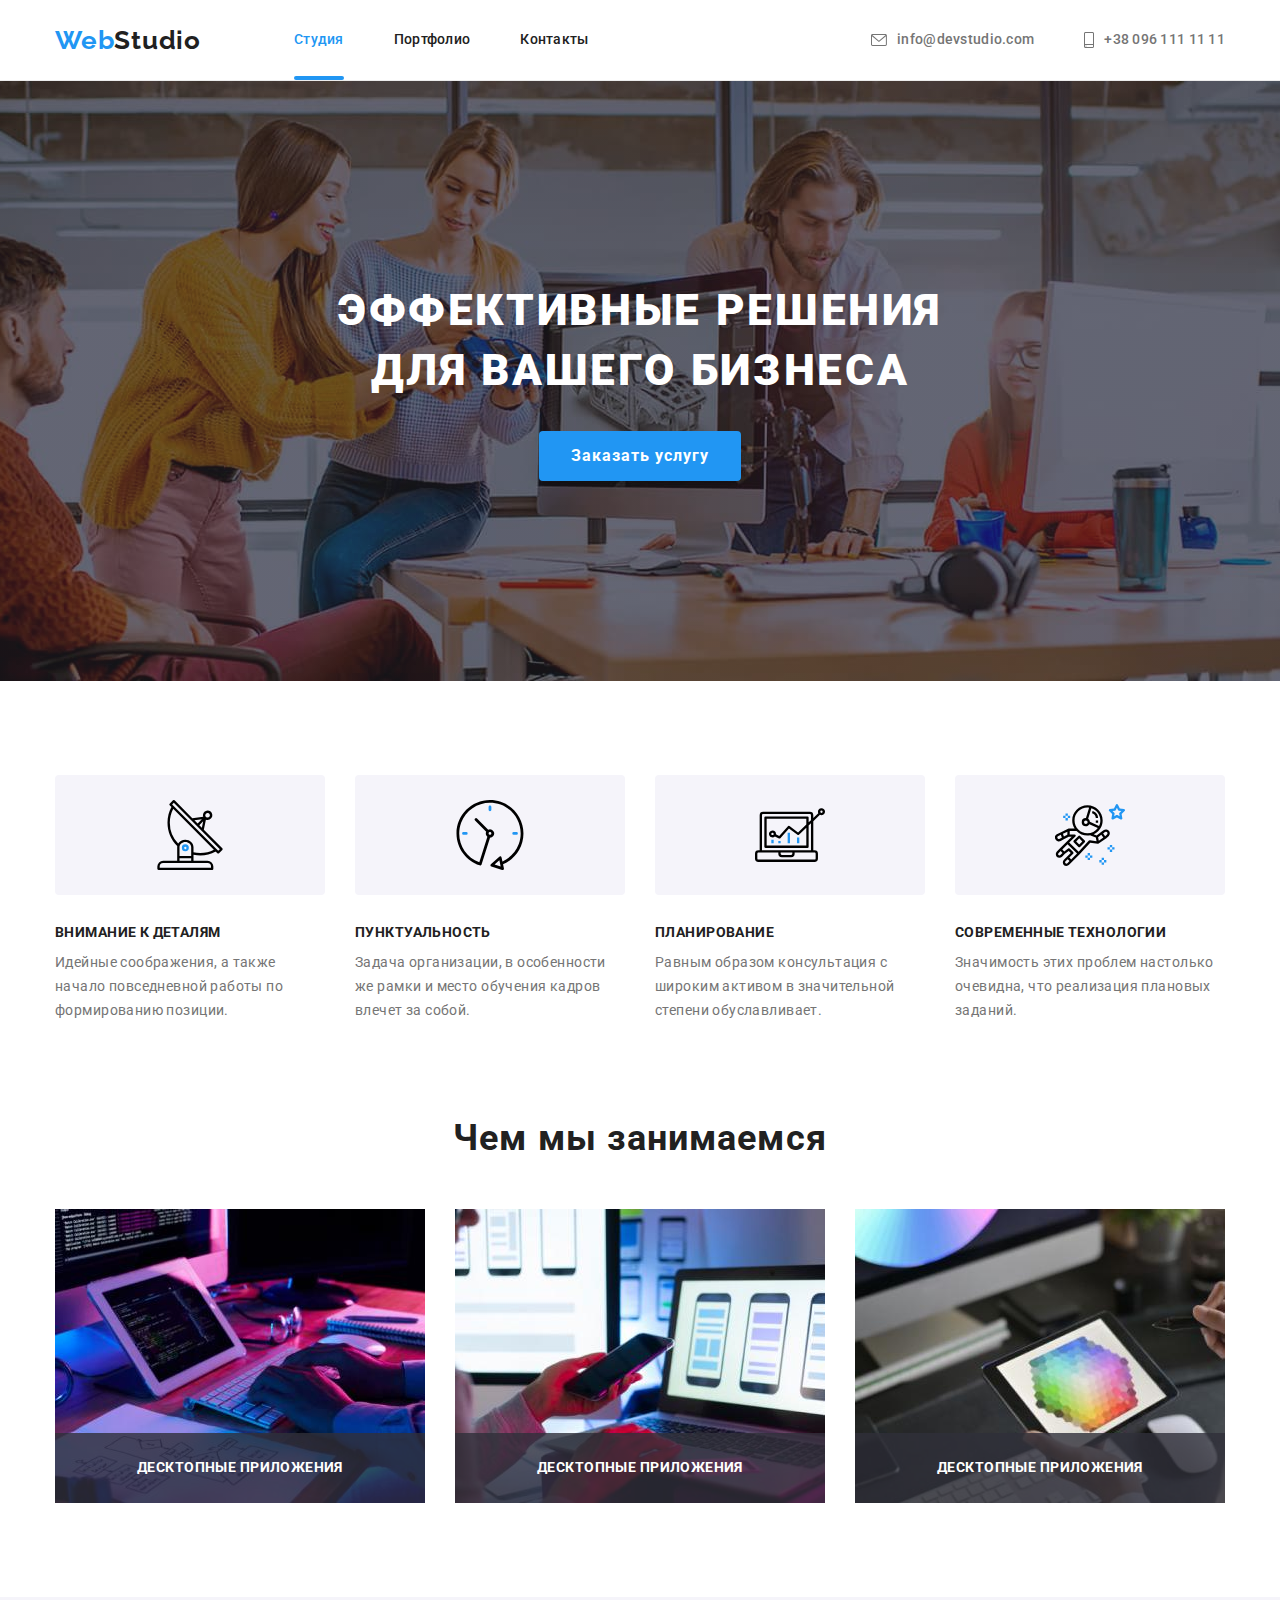
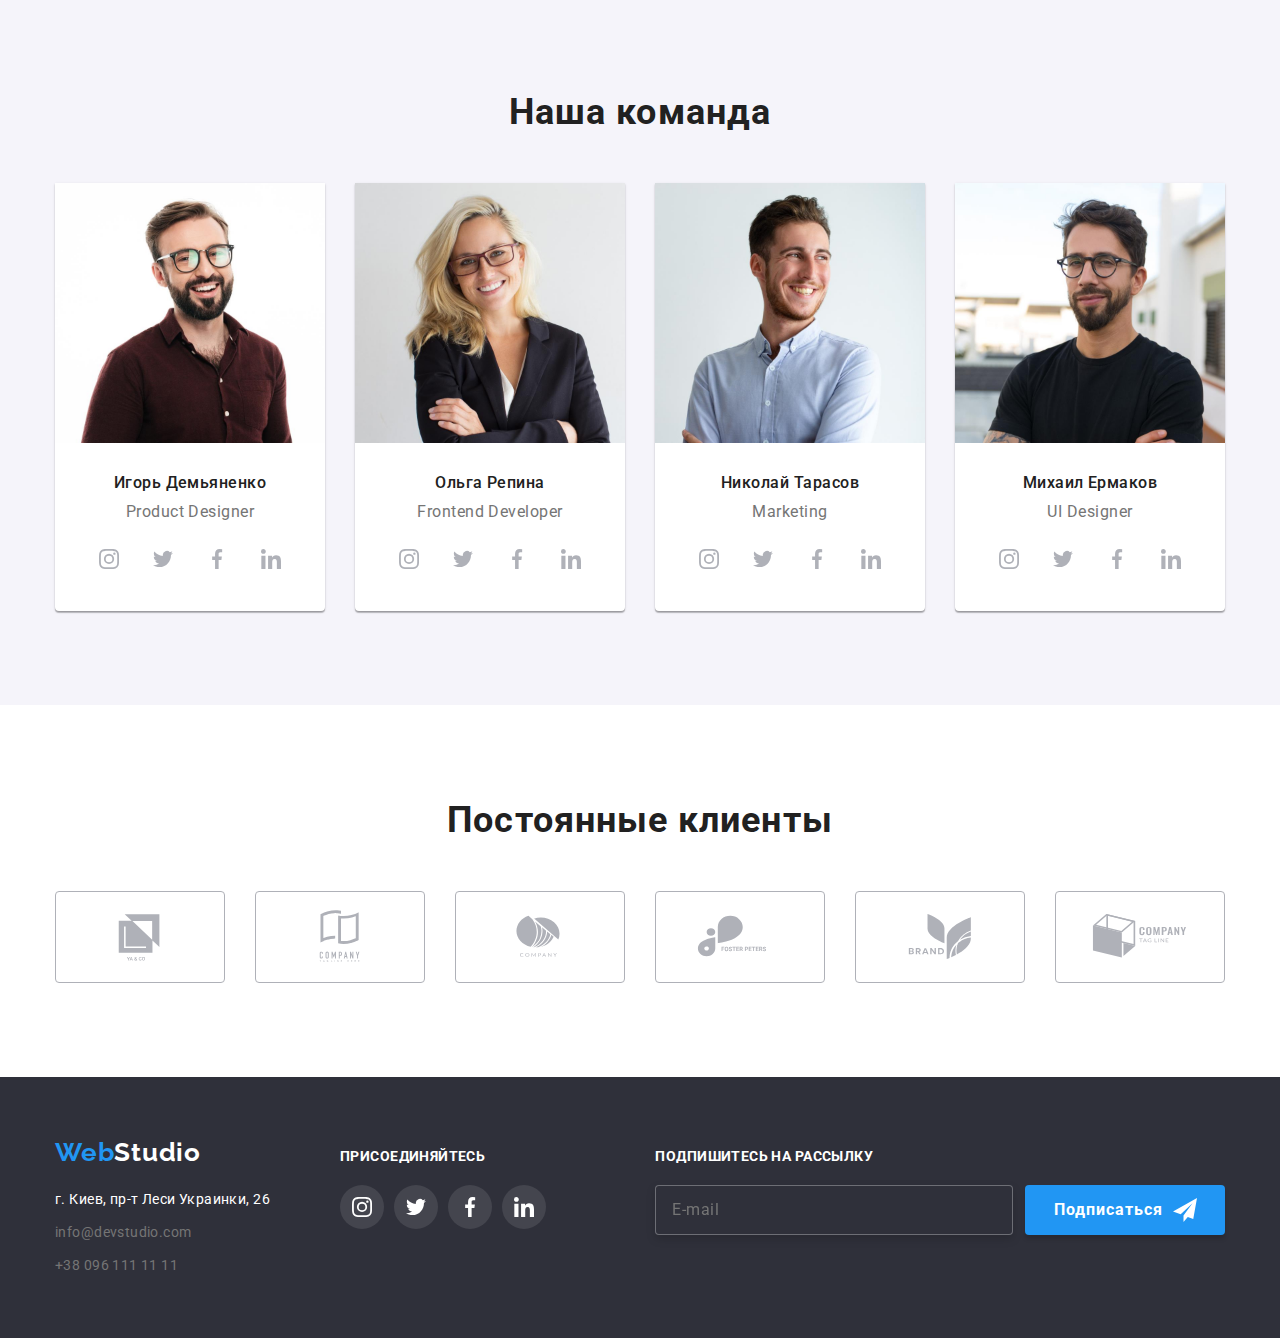
<file: index.html>
<!DOCTYPE html>
<html lang="ru">
  <head>
    <meta charset="UTF-8" />
    <meta http-equiv="X-UA-Compatible" content="IE=edge" />
    <meta name="viewport" content="width=device-width, initial-scale=1.0" />
    <title>Студия</title>
    <link rel="preconnect" href="https://fonts.googleapis.com" />
    <link rel="preconnect" href="https://fonts.gstatic.com" crossorigin />
    <link
      href="https://fonts.googleapis.com/css2?family=Raleway:wght@700&family=Roboto:wght@400;500;700;900&display=swap"
      rel="stylesheet"
    />
    <link rel="stylesheet" href="./css/modern-normalize.css" />
    <link rel="stylesheet" href="./css/styles.css" />
  </head>
  <body>
    <header class="header">
      <div class="container">
        <nav class="nav">
          <a href="/" lang="en" class="link logo"><span>Web</span>Studio</a>
          <ul class="nav-list list">
            <li class="item active">
              <a href="./index.html" class="link">Студия</a>
            </li>
            <li class="item">
              <a href="./portfolio.html" class="link">Портфолио</a>
            </li>
            <li class="item"><a href="" class="link">Контакты</a></li>
          </ul>
        </nav>
        <ul class="contacts-list list">
          <li class="item">
            <a href="mailto:info@devstudio.com" class="link mail">
              <svg class="icon icon-envelope" width="16" height="12">
                <use href="./images/icons.svg#icon-envelope"></use></svg
              >info@devstudio.com</a
            >
          </li>
          <li class="item">
            <a href="tel:+380961111111" class="link tel">
              <svg class="icon icon-smartphone" width="10" height="16">
                <use href="./images/icons.svg#icon-smartphone"></use></svg
              >+38 096 111 11 11</a
            >
          </li>
        </ul>
      </div>
    </header>
    <main class="index">
      <section class="section hero">
        <div class="container">
          <h1 class="hero-title title">
            Эффективные решения для вашего бизнеса
          </h1>
          <button type="button" class="hero-btn btn" data-modal-open>
            Заказать услугу
          </button>
          <div class="backdrop is-hidden" data-modal>
            <div class="modal">
              <button class="button-close" data-modal-close>
                <svg class="icon-close">
                  <use href="./images/icons.svg#icon-close"></use>
                </svg>
              </button>
              <form class="modal-form">
                <p class="modal-form-title">
                  Оставьте свои данные, мы вам перезвоним
                </p>
                <ul class="modal-form-list">
                  <li class="modal-form-list-item">
                    <label for="person">Имя</label>
                    <input
                      type="text"
                      name="person"
                      class="person-input"
                      id="person"
                      placeholder=" "
                      autofocus
                    />
                    <svg class="icon icon-person">
                      <use href="./images/icons.svg#icon-form-person"></use>
                    </svg>
                  </li>
                  <li class="modal-form-list-item">
                    <label for="tel">Телефон</label>
                    <input type="tel" name="tel" class="tel-input" id="tel" />
                    <svg class="icon icon-tel">
                      <use href="./images/icons.svg#icon-form-phone"></use>
                    </svg>
                  </li>
                  <li class="modal-form-list-item">
                    <label for="mail">Почта</label>
                    <input
                      type="email"
                      name="mail"
                      class="mail-input"
                      id="mail"
                      placeholder=" "
                    />
                    <svg class="icon icon-mail">
                      <use href="./images/icons.svg#icon-form-mail"></use>
                    </svg>
                  </li>
                  <li class="modal-form-list-item">
                    <label for="comments">Комментарий</label>
                    <textarea
                      name="comments"
                      class="comments"
                      id="comments"
                      rows="8"
                      placeholder="Введите текст"
                    ></textarea>
                  </li>
                </ul>
                <label class="agreement">
                  <input
                    type="checkbox"
                    name="agreement"
                    class="agreement-input"
                  />
                  <span class="icon-check"></span>
                  Соглашаюсь с рассылкой и принимаю<a
                    class="agreement-link"
                    href=""
                    >Условия договора</a
                  >
                </label>

                <button type="submit" class="btn modal-btn">Отправить</button>
              </form>
            </div>
          </div>
        </div>
      </section>
      <section class="section features">
        <div class="container">
          <h2 class="title visually-hidden">Преимущества</h2>
          <ul class="features-list list">
            <li class="features-list-item">
              <div class="thumb">
                <svg class="icon">
                  <use href="./images/icons.svg#icon-antenna"></use>
                </svg>
              </div>
              <h3 class="title">Внимание к деталям</h3>
              <p class="text">
                Идейные соображения, а также начало повседневной работы по
                формированию позиции.
              </p>
            </li>
            <li class="features-list-item">
              <div class="thumb">
                <svg class="icon">
                  <use href="./images/icons.svg#icon-clock"></use>
                </svg>
              </div>
              <h3 class="title">Пунктуальность</h3>
              <p class="text">
                Задача организации, в особенности же рамки и место обучения
                кадров влечет за собой.
              </p>
            </li>
            <li class="features-list-item">
              <div class="thumb">
                <svg class="icon">
                  <use href="./images/icons.svg#icon-diagram"></use>
                </svg>
              </div>
              <h3 class="title">Планирование</h3>
              <p class="text">
                Равным образом консультация с широким активом в значительной
                степени обуславливает.
              </p>
            </li>
            <li class="features-list-item">
              <div class="thumb">
                <svg class="icon">
                  <use href="./images/icons.svg#icon-astronaut"></use>
                </svg>
              </div>
              <h3 class="title">Современные технологии</h3>
              <p class="text">
                Значимость этих проблем настолько очевидна, что реализация
                плановых заданий.
              </p>
            </li>
          </ul>
        </div>
      </section>
      <section class="section we-doing">
        <div class="container">
          <h2 class="title">Чем мы занимаемся</h2>
          <ul class="we-doing-list list">
            <li class="we-doing-list-item">
              <img
                src="images/index/what-we-do-01.jpg"
                alt="Верстаем"
                width="370"
              />
              <p class="label">Десктопные приложения</p>
            </li>
            <li class="we-doing-list-item">
              <img
                src="images/index/what-we-do-02.jpg"
                alt="Адаптируем сайт под разные устройства"
                width="370"
              />
              <p class="label">Десктопные приложения</p>
            </li>
            <li class="we-doing-list-item">
              <img
                src="images/index/what-we-do-03.jpg"
                alt="Прорабатываем уникальный дизайн"
                width="370"
              />
              <p class="label">Десктопные приложения</p>
            </li>
          </ul>
        </div>
      </section>
      <section class="section team">
        <div class="container">
          <h2 class="title">Наша команда</h2>
          <ul class="team-list list">
            <li class="team-list-item">
              <img
                src="images/index/igor.jpg"
                alt="Игорь Демьяненко"
                width="270"
              />
              <h3 class="title">Игорь Демьяненко</h3>
              <p class="position" lang="en">Product Designer</p>
              <ul class="social-list">
                <li class="social-list-item">
                  <a class="social-link" href=""
                    ><svg class="icon instagram">
                      <use href="./images/icons.svg#icon-instagram"></use></svg
                  ></a>
                </li>
                <li class="social-list-item">
                  <a class="social-link" href=""
                    ><svg class="icon twitter">
                      <use href="./images/icons.svg#icon-twitter"></use></svg
                  ></a>
                </li>
                <li class="social-list-item">
                  <a class="social-link" href=""
                    ><svg class="icon facebook">
                      <use href="./images/icons.svg#icon-facebook"></use></svg
                  ></a>
                </li>
                <li class="social-list-item">
                  <a class="social-link" href=""
                    ><svg class="icon linkedin">
                      <use href="./images/icons.svg#icon-linkedin"></use></svg
                  ></a>
                </li>
              </ul>
            </li>
            <li class="team-list-item">
              <img src="images/index/olga.jpg" alt="Ольга Репина" width="270" />
              <h3 class="title">Ольга Репина</h3>
              <p class="position" lang="en">Frontend Developer</p>
              <ul class="social-list">
                <li class="social-list-item">
                  <a class="social-link" href=""
                    ><svg class="icon instagram">
                      <use href="./images/icons.svg#icon-instagram"></use></svg
                  ></a>
                </li>
                <li class="social-list-item">
                  <a class="social-link" href=""
                    ><svg class="icon twitter">
                      <use href="./images/icons.svg#icon-twitter"></use></svg
                  ></a>
                </li>
                <li class="social-list-item">
                  <a class="social-link" href=""
                    ><svg class="icon facebook">
                      <use href="./images/icons.svg#icon-facebook"></use></svg
                  ></a>
                </li>
                <li class="social-list-item">
                  <a class="social-link" href=""
                    ><svg class="icon linkedin">
                      <use href="./images/icons.svg#icon-linkedin"></use></svg
                  ></a>
                </li>
              </ul>
            </li>
            <li class="team-list-item">
              <img
                src="images/index/nikolay.jpg"
                alt="Николай Тарасов"
                width="270"
              />
              <h3 class="title">Николай Тарасов</h3>
              <p class="position" lang="en">Marketing</p>
              <ul class="social-list">
                <li class="social-list-item">
                  <a class="social-link" href=""
                    ><svg class="icon instagram">
                      <use href="./images/icons.svg#icon-instagram"></use></svg
                  ></a>
                </li>
                <li class="social-list-item">
                  <a class="social-link" href=""
                    ><svg class="icon twitter">
                      <use href="./images/icons.svg#icon-twitter"></use></svg
                  ></a>
                </li>
                <li class="social-list-item">
                  <a class="social-link" href=""
                    ><svg class="icon facebook">
                      <use href="./images/icons.svg#icon-facebook"></use></svg
                  ></a>
                </li>
                <li class="social-list-item">
                  <a class="social-link" href=""
                    ><svg class="icon linkedin">
                      <use href="./images/icons.svg#icon-linkedin"></use></svg
                  ></a>
                </li>
              </ul>
            </li>
            <li class="team-list-item">
              <img
                src="images/index/michael.jpg"
                alt="Михаил Ермаков"
                width="270"
              />
              <h3 class="title">Михаил Ермаков</h3>
              <p class="position" lang="en">UI Designer</p>
              <ul class="social-list">
                <li class="social-list-item">
                  <a class="social-link" href=""
                    ><svg class="icon instagram">
                      <use href="./images/icons.svg#icon-instagram"></use></svg
                  ></a>
                </li>
                <li class="social-list-item">
                  <a class="social-link" href=""
                    ><svg class="icon twitter">
                      <use href="./images/icons.svg#icon-twitter"></use></svg
                  ></a>
                </li>
                <li class="social-list-item">
                  <a class="social-link" href=""
                    ><svg class="icon facebook">
                      <use href="./images/icons.svg#icon-facebook"></use></svg
                  ></a>
                </li>
                <li class="social-list-item">
                  <a class="social-link" href=""
                    ><svg class="icon linkedin">
                      <use href="./images/icons.svg#icon-linkedin"></use></svg
                  ></a>
                </li>
              </ul>
            </li>
          </ul>
        </div>
      </section>
      <section class="section partners">
        <div class="container">
          <h2 class="title">Постоянные клиенты</h2>
          <ul class="partners-list list">
            <li class="partners-list-item">
              <a class="partner-link" href=""
                ><svg class="icon">
                  <use href="./images/icons.svg#icon-client1"></use></svg
              ></a>
            </li>
            <li class="partners-list-item">
              <a class="partner-link" href=""
                ><svg class="icon">
                  <use href="./images/icons.svg#icon-client2"></use></svg
              ></a>
            </li>
            <li class="partners-list-item">
              <a class="partner-link" href=""
                ><svg class="icon">
                  <use href="./images/icons.svg#icon-client3"></use></svg
              ></a>
            </li>
            <li class="partners-list-item">
              <a class="partner-link" href=""
                ><svg class="icon">
                  <use href="./images/icons.svg#icon-client4"></use></svg
              ></a>
            </li>
            <li class="partners-list-item">
              <a class="partner-link" href=""
                ><svg class="icon">
                  <use href="./images/icons.svg#icon-client5"></use></svg
              ></a>
            </li>
            <li class="partners-list-item">
              <a class="partner-link" href=""
                ><svg class="icon">
                  <use href="./images/icons.svg#icon-client6"></use></svg
              ></a>
            </li>
          </ul>
        </div>
      </section>
    </main>
    <footer class="footer">
      <div class="container">
        <div class="address-container">
          <a href="/" lang="en" class="link logo"><span>Web</span>Studio</a>
          <address class="address">
            <p class="location">г. Киев, пр-т Леси Украинки, 26</p>
            <ul class="contacts-list list">
              <li class="item">
                <a href="mailto:info@devstudio.com" class="link mail"
                  >info@devstudio.com</a
                >
              </li>
              <li class="item">
                <a href="tel:+380961111111" class="link tel"
                  >+38 096 111 11 11</a
                >
              </li>
            </ul>
          </address>
        </div>
        <div class="social-container">
          <p class="title">Присоединяйтесь</p>
          <ul class="social-list">
            <li class="social-list-item">
              <a class="social-link" href=""
                ><svg class="icon instagram">
                  <use href="./images/icons.svg#icon-instagram"></use></svg
              ></a>
            </li>
            <li class="social-list-item">
              <a class="social-link" href=""
                ><svg class="icon twitter">
                  <use href="./images/icons.svg#icon-twitter"></use></svg
              ></a>
            </li>
            <li class="social-list-item">
              <a class="social-link" href=""
                ><svg class="icon facebook">
                  <use href="./images/icons.svg#icon-facebook"></use></svg
              ></a>
            </li>
            <li class="social-list-item">
              <a class="social-link" href=""
                ><svg class="icon linkedin">
                  <use href="./images/icons.svg#icon-linkedin"></use></svg
              ></a>
            </li>
          </ul>
        </div>
        <div class="subscribe-container">
          <form class="form subscribe">
            <label for="subscribe-input" class="subscribe-label"
              >Подпишитесь на рассылку</label
            >
            <div class="subscribe-field">
              <input
                type="email"
                name="subscribe"
                id="subscribe-input"
                placeholder="E-mail"
                class="subscribe-input"
              />
              <button type="submit" class="btn subscribe-btn">
                Подписаться<svg class="icon-subscribe">
                  <use href="./images/icons.svg#icon-subscribe"></use>
                </svg>
              </button>
            </div>
          </form>
        </div>
      </div>
    </footer>
    <script src="./js/modal.js"></script>
  </body>
</html>
</file>
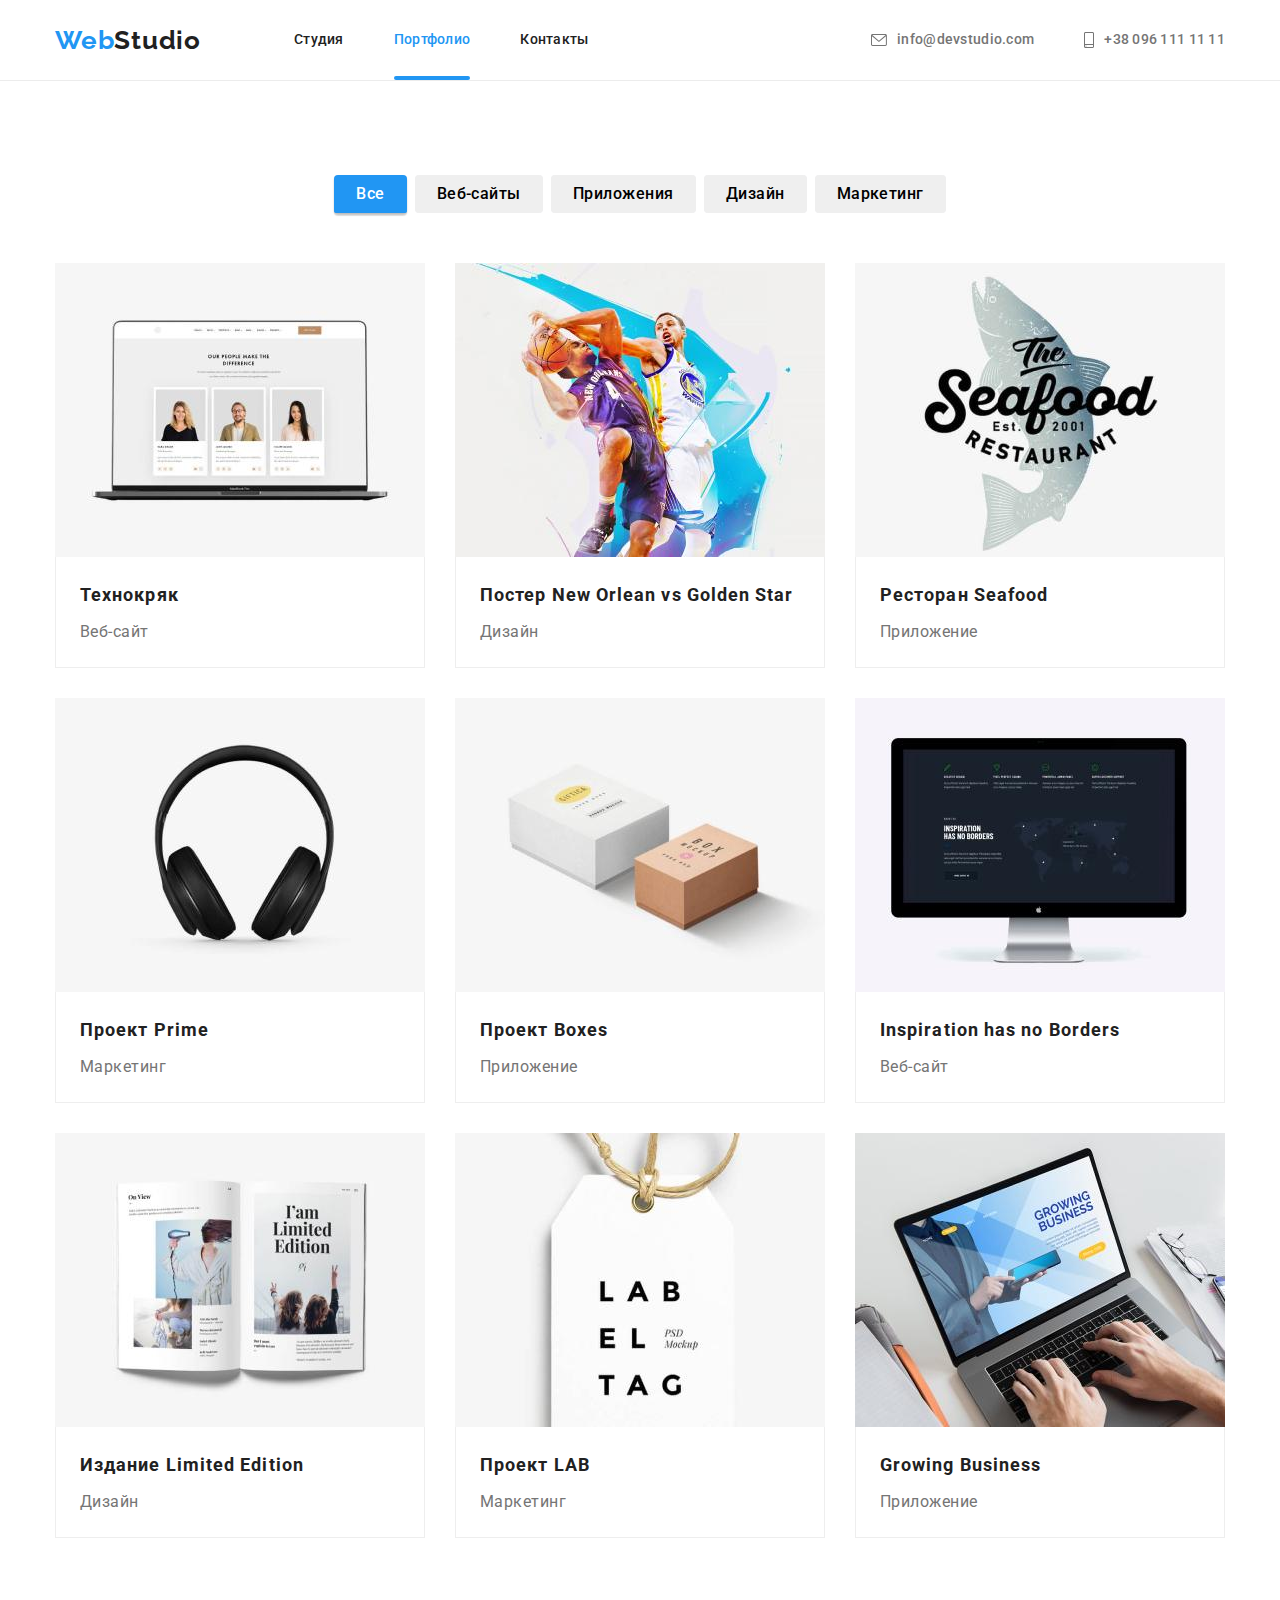
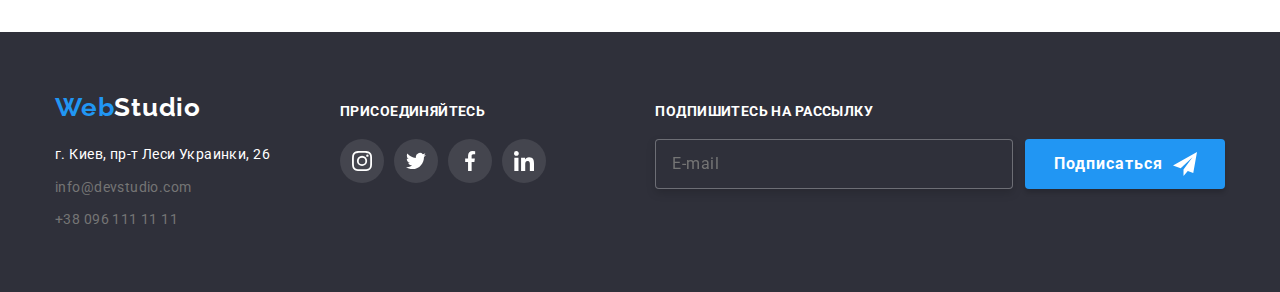
<file: portfolio.html>
<!DOCTYPE html>
<html lang="ru">
  <head>
    <meta charset="UTF-8" />
    <meta http-equiv="X-UA-Compatible" content="IE=edge" />
    <meta name="viewport" content="width=device-width, initial-scale=1.0" />
    <title>Портфолио</title>
    <link rel="preconnect" href="https://fonts.googleapis.com" />
    <link rel="preconnect" href="https://fonts.gstatic.com" crossorigin />
    <link
      href="https://fonts.googleapis.com/css2?family=Raleway:wght@700&family=Roboto:wght@400;500;700;900&display=swap"
      rel="stylesheet"
    />
    <link rel="stylesheet" href="./css/modern-normalize.css" />
    <link rel="stylesheet" href="./css/styles.css" />
  </head>
  <body>
    <header class="header">
      <div class="container">
        <nav class="nav">
          <a href="/" lang="en" class="link logo"><span>Web</span>Studio</a>
          <ul class="nav-list list">
            <li class="item">
              <a href="./index.html" class="link">Студия</a>
            </li>
            <li class="item active">
              <a href="./portfolio.html" class="link">Портфолио</a>
            </li>
            <li class="item"><a href="" class="link">Контакты</a></li>
          </ul>
        </nav>
        <ul class="contacts-list list">
          <li class="item">
            
            <a href="mailto:info@devstudio.com" class="link mail"
              ><svg class="icon icon-envelope" width=16 height=12>
              <use href=./images/icons.svg#icon-envelope></use>
            </svg>info@devstudio.com</a
            >
          </li>
          <li class="item">
             
            <a href="tel:+380961111111" class="link tel">
              <svg class="icon icon-smartphone" width=10 height=16>
              <use href=./images/icons.svg#icon-smartphone></use>
            </svg>+38 096 111 11 11</a>
          </li>
        </ul>
      </div>
    </header>
    <main class="portfolio">
      <section class="portfolio-section section">
        <div class="container">
          <h1 class="title visually-hidden">Наши работы</h1>
          <ul class="filter list">
            <li class="filter-item">
              <button type="button" class="btn active">Все</button>
            </li>
            <li class="filter-item">
              <button type="button" class="btn">Веб-сайты</button>
            </li>
            <li class="filter-item">
              <button type="button" class="btn">Приложения</button>
            </li>
            <li class="filter-item">
              <button type="button" class="btn">Дизайн</button>
            </li>
            <li class="filter-item">
              <button type="button" class="btn">Маркетинг</button>
            </li>
          </ul>
          <ul class="portfolio-projects-list list">
            <li class="project-item">
              <a class="wrap-link" href="">
                <div class="thumb"><img
                src="images/portfolio/technocrack.jpg"
                alt="Веб-сайт Технокряк"
                width="370"
              />
            <p class="project-item-description">Технокряк это современная площадка распространения коронавируса. Компании используют эту платформу для цифрового шпионажа и атак на защищённые сервера конкурентов.</p>
            </div>
              <div class="content">
                <h2 class="title">Технокряк</h2>
                <p class="project-type">Веб-сайт</p>
              </div>
            </a></li>
            <li class="project-item">
              <a class="wrap-link" href="">
                 <div class="thumb"><img
                src="images/portfolio/new-orlean-vs-golden-star.jpg"
                alt="Дизайн Постер New Orlean vs Golden Star"
                width="370"
              />
              <p class="project-item-description">Технокряк это современная площадка распространения коронавируса. Компании используют эту платформу для цифрового шпионажа и атак на защищённые сервера конкурентов.</p>
            </div>
              <div class="content">
                <h2 class="title">Постер New Orlean vs Golden Star</h2>
                <p class="project-type">Дизайн</p>
              </div>
            </a></li>
            <li class="project-item">
              <a class="wrap-link" href="">
                 <div class="thumb"><img
                src="images/portfolio/seafood.jpg"
                alt="Приложение Ресторан Seafood"
                width="370"
              /><p class="project-item-description">Технокряк это современная площадка распространения коронавируса. Компании используют эту платформу для цифрового шпионажа и атак на защищённые сервера конкурентов.</p>
            </div>
              <div class="content">
                <h2 class="title">Ресторан Seafood</h2>
                <p class="project-type">Приложение</p>
              </div>
            </a></li>
            <li class="project-item">
              <a class="wrap-link" href="">
                 <div class="thumb"><img
                src="images/portfolio/prime.jpg"
                alt="Маркетинг Проект Prime"
                width="370"
              />
              <p class="project-item-description">Технокряк это современная площадка распространения коронавируса. Компании используют эту платформу для цифрового шпионажа и атак на защищённые сервера конкурентов.</p>
            </div>
              <div class="content">
                <h2 class="title">Проект Prime</h2>
                <p class="project-type">Маркетинг</p>
              </div>
            </a></li>
            <li class="project-item">
              <a class="wrap-link" href="">
                 <div class="thumb"><img
                src="images/portfolio/boxes.jpg"
                alt="Приложение Проект Boxes"
                width="370"
              />
              <p class="project-item-description">Технокряк это современная площадка распространения коронавируса. Компании используют эту платформу для цифрового шпионажа и атак на защищённые сервера конкурентов.</p>
            </div>
              <div class="content">
                <h2 class="title">Проект Boxes</h2>
                <p class="project-type">Приложение</p>
              </div>
            </a></li>
            <li class="project-item">
              <a class="wrap-link" href="">
                 <div class="thumb"><img
                src="images/portfolio/inspiration-has-no-borders.jpg"
                alt="Веб-сайт Inspiration has no Borders"
                width="370"
              />
              <p class="project-item-description">Технокряк это современная площадка распространения коронавируса. Компании используют эту платформу для цифрового шпионажа и атак на защищённые сервера конкурентов.</p>
            </div>
              <div class="content">
                <h2 class="title">Inspiration has no Borders</h2>
                <p class="project-type">Веб-сайт</p>
              </div>
            </a></li>
            <li class="project-item">
              <a class="wrap-link" href="">
                 <div class="thumb"><img
                src="images/portfolio/limited-edition.jpg"
                alt="Дизайн Издание Limited Edition"
                width="370"
              />
              <p class="project-item-description">Технокряк это современная площадка распространения коронавируса. Компании используют эту платформу для цифрового шпионажа и атак на защищённые сервера конкурентов.</p>
            </div>
              <div class="content">
                <h2 class="title">Издание Limited Edition</h2>
                <p class="project-type">Дизайн</p>
              </div>
            </a></li>
            <li class="project-item">
              <a class="wrap-link" href="">
                 <div class="thumb"><img
                src="images/portfolio/lab.jpg"
                alt="Маркетинг Проект LAB"
                width="370"
              />
              <p class="project-item-description">Технокряк это современная площадка распространения коронавируса. Компании используют эту платформу для цифрового шпионажа и атак на защищённые сервера конкурентов.</p>
            </div>
              <div class="content">
                <h2 class="title">Проект LAB</h2>
                <p class="project-type">Маркетинг</p>
              </div>
            </a></li>
            <li class="project-item">
              <a class="wrap-link" href=""> 
                <div class="thumb"><img
                src="images/portfolio/growing-business.jpg"
                alt="Приложение Growing Business"
                width="370"
              />
              <p class="project-item-description">Технокряк это современная площадка распространения коронавируса. Компании используют эту платформу для цифрового шпионажа и атак на защищённые сервера конкурентов.</p>
            </div>
              <div class="content">
                <h2 class="title">Growing Business</h2>
                <p class="project-type">Приложение</p>
              </div>
            </a></li>
          </ul>
        </div>
      </section>
    </main>
   <footer class="footer">
      <div class="container">
        <div class="address-container">
          <a href="/" lang="en" class="link logo"><span>Web</span>Studio</a>
          <address class="address">
            <p class="location">г. Киев, пр-т Леси Украинки, 26</p>
            <ul class="contacts-list list">
              <li class="item">
                <a href="mailto:info@devstudio.com" class="link mail"
                  >info@devstudio.com</a
                >
              </li>
              <li class="item">
                <a href="tel:+380961111111" class="link tel"
                  >+38 096 111 11 11</a
                >
              </li>
            </ul>
          </address>
        </div>
        <div class="social-container">
          <p class="title">Присоединяйтесь</p>
          <ul class="social-list">
            <li class="social-list-item">
              <a class="social-link" href=""
                ><svg class="icon instagram">
                  <use href="./images/icons.svg#icon-instagram"></use></svg
              ></a>
            </li>
            <li class="social-list-item">
              <a class="social-link" href=""
                ><svg class="icon twitter">
                  <use href="./images/icons.svg#icon-twitter"></use></svg
              ></a>
            </li>
            <li class="social-list-item">
              <a class="social-link" href=""
                ><svg class="icon facebook">
                  <use href="./images/icons.svg#icon-facebook"></use></svg
              ></a>
            </li>
            <li class="social-list-item">
              <a class="social-link" href=""
                ><svg class="icon linkedin">
                  <use href="./images/icons.svg#icon-linkedin"></use></svg
              ></a>
            </li>
          </ul>
        </div>
         <div class="subscribe-container">
          <form class="form subscribe">
            <label for="subscribe-input" class="subscribe-label"
              >Подпишитесь на рассылку</label
            >
            <div class="subscribe-field">
              <input
                type="email"
                name="subscribe"
                id="subscribe-input"
                placeholder="E-mail"
                class="subscribe-input"
              />
              <button type="submit" class="btn subscribe-btn">
                Подписаться<svg class="icon-subscribe">
                  <use href="./images/icons.svg#icon-subscribe"></use>
                </svg>
              </button>
            </div>
          </form>
        </div>
      </div>
    </footer>
  </body>
</html>
</file>
<file: css/styles.css>
:root {
  --active-text-color: #2196f3;
  --prime-text-color: #757575;
  --secondary-text-color: #212121;
  --btn-text-color: #ffffff;
  --hero-btn-active-color: #188ce8;
  --prime-background-color: #ffffff;
  --secondary-background-color: #f5f4fa;
  --footer-background-color: #2f303a;
  --prime-icon-color: #afb1b8;
}
body {
  font-family: 'Roboto', sans-serif;
  background-color: var(--prime-background-color);
  color: var(--secondary-text-color);
}
header {
  border-bottom: 1px solid #ececec;
}

.section {
  padding: 94px 0;
}
.container {
  width: 1200px;
  padding-left: 15px;
  padding-right: 15px;
  margin: 0 auto;
}
ul {
  list-style: none;
  padding: 0;
  margin: 0;
}
img {
  display: block;
  max-width: 100%;
  height: auto;
}

.link {
  text-decoration: none;
}
a,
.btn {
  cursor: pointer;
}
.visually-hidden {
  position: absolute;
  white-space: nowrap;
  width: 1px;
  height: 1px;
  overflow: hidden;
  border: 0;
  padding: 0;
  clip: rect(0 0 0 0);
  clip-path: inset(50%);
  margin: -1px;
}
/*************************************header*****************************/
.header > .container,
.nav,
.nav-list,
.contacts-list {
  display: flex;
  align-items: center;
}

.nav,
.nav-list > .item,
.contacts-list > .item {
  align-self: center;
}
.logo {
  font-family: 'Raleway', sans-serif;
  font-style: normal;
  font-weight: 700;
  font-size: 26px;
  line-height: 1.19;
  letter-spacing: 0.03em;
  color: var(--secondary-text-color);
  padding-top: 24px;
  padding-bottom: 24px;
}
.logo span {
  color: var(--active-text-color);
}
.nav-list {
  margin-left: 93px;
}
.nav-list .link,
.contacts-list .link {
  display: block;
  padding-top: 32px;
  padding-bottom: 32px;
  font-family: 'Roboto', sans-serif;
  font-weight: 500;
  font-size: 14px;
  line-height: 1.14;
  letter-spacing: 0.02em;
}
.contacts-list .link {
  display: flex;
  align-items: center;
}
.contacts-list .icon {
  margin-right: 10px;
  fill: currentColor;
}
.nav-list > .item:not(:first-child) {
  margin-left: 50px;
}
.nav-list .link {
  color: var(--secondary-text-color);
  transition: color 250ms cubic-bezier(0.4, 0, 0.2, 1);
}
.nav + .contacts-list {
  margin-left: auto;
}
.contacts-list > .item:not(:last-child) {
  margin-right: 50px;
}
.contacts-list .link {
  color: var(--prime-text-color);
  transition: color 250ms cubic-bezier(0.4, 0, 0.2, 1);
}
.nav-list > .active > .link {
  color: var(--active-text-color);
}
.nav-list .link:hover,
.nav-list .link:focus,
.contacts-list .link:hover,
.contacts-list .link:focus {
  color: var(--active-text-color);
}
.active {
  position: relative;
}
.active::after {
  content: '';
  position: absolute;
  left: 0;
  bottom: 0;
  width: 100%;
  height: 4px;
  background-color: var(--active-text-color);
  border-radius: 2px;
}

/*********************************************main index*******************/
.hero {
  margin: 0 auto;
  height: 600px;
  max-width: 1600px;
  padding: 200px 0;
  text-align: center;
  color: var(--btn-text-color);
  background-image: linear-gradient(
      rgba(47, 48, 58, 0.4),
      rgba(47, 48, 58, 0.4)
    ),
    url(../images/index/hero-bg.jpg);
  background-repeat: no-repeat;
  background-size: cover;
  background-position: center;
  background-color: #c4c4c4;
}

.hero-title {
  width: 696px;
  margin: 0 auto 30px;

  font-weight: 900;
  font-size: 44px;
  line-height: 1.36;
  letter-spacing: 0.06em;
  text-transform: uppercase;
}
.hero-btn,
.subscribe-btn,
.modal-btn {
  display: block;
  margin: 0 auto;
  padding: 10px 32px;
  font-family: inherit;
  font-weight: 700;
  font-size: 16px;
  line-height: 1.87;
  box-shadow: 0px 4px 4px rgba(0, 0, 0, 0.15);
  border-radius: 4px;
  border: 0;
  letter-spacing: 0.06em;
  background-color: var(--active-text-color);
  color: var(--btn-text-color);
  transition: color 250ms cubic-bezier(0.4, 0, 0.2, 1);
}
.hero .btn:hover,
.hero .btn:focus {
  background-color: var(--hero-btn-active-color);
}
/********************************* Modal start  ****************************************/
.backdrop.is-hidden {
  visibility: hidden;
  opacity: 0;
  pointer-events: none;
}
.backdrop {
  position: fixed;
  top: 0;
  left: 0;
  z-index: 10;
  width: 100%;
  height: 100%;
  background: rgba(0, 0, 0, 0.2);
  opacity: 1;
  visibility: visible;
  transition: opacity 250ms cubic-bezier(0.4, 0, 0.2, 1),
    visibility 250ms cubic-bezier(0.4, 0, 0.2, 1);
}
.backdrop.is-hidden .modal {
  transform: translate(-50%, -50%) scale(0.5);
}
.modal {
  position: absolute;
  top: 50%;
  left: 50%;
  transform: translate(-50%, -50%) scale(1);
  transition: transform 250ms cubic-bezier(0.4, 0, 0.2, 1);
  width: 528px;
  height: 581px;
  padding: 40px;
  background-color: var(--prime-background-color);
  box-shadow: 0px 1px 3px rgba(0, 0, 0, 0.12), 0px 1px 1px rgba(0, 0, 0, 0.14),
    0px 2px 1px rgba(0, 0, 0, 0.2);
  border-radius: 4px;
}
.button-close {
  position: absolute;
  top: 8px;
  right: 8px;
  display: flex;
  justify-content: center;
  align-items: center;
  width: 30px;
  height: 30px;

  border: 1px solid rgba(0, 0, 0, 0.1);
  border-radius: 50%;
  background-color: var(--prime-background-color);
  cursor: pointer;
  transition: fill 250ms cubic-bezier(0.4, 0, 0.2, 1);
}
.modal .icon-close {
  width: 18px;
  height: 18px;
  display: block;
}
.button-close:hover,
.button-close:focus {
  fill: var(--active-text-color);
}
.modal-form-title {
  margin: 0 0 12px 0;
  font-weight: 700;
  font-size: 20px;
  line-height: 1.15;
  text-align: center;
  letter-spacing: 0.03em;
  color: var(--secondary-text-color);
}
.modal-form-list {
  display: flex;
  flex-direction: column;
  margin-bottom: 20px;
  color: var(--prime-text-color);
}
.modal-form-list-item {
  position: relative;
  display: flex;
  flex-direction: column;
  margin-bottom: 10px;
}
.modal-form-list-item:last-child {
  margin: 0;
}
.modal-form-list-item label {
  margin-right: auto;
  margin-bottom: 4px;
  font-size: 12px;
  line-height: 1.17;
  letter-spacing: 0.01em;
}
.modal-form-list-item input,
.modal-form-list-item textarea {
  height: 40px;
  border: 1px solid rgba(33, 33, 33, 0.2);
  box-sizing: border-box;
  border-radius: 4px;
  resize: none;
  transition: border 250ms cubic-bezier(0.4, 0, 0.2, 1);
}
.modal-form-list-item input {
  padding-left: 42px;
}
.modal-form-list-item input:hover,
.modal-form-list-item input:focus,
.modal-form-list-item textarea:hover,
.modal-form-list-item textarea:focus {
  border: 1px solid var(--active-text-color);
  cursor: pointer;
}

.modal-form-list-item input:hover + .icon,
.modal-form-list-item input:focus + .icon {
  fill: var(--active-text-color);
}
.modal-form-list-item .icon {
  transition: fill 250ms cubic-bezier(0.4, 0, 0.2, 1);
}
.comments {
  padding: 12px 16px;
}
.comments::placeholder {
  display: block;
  font-size: 12px;
  line-height: 14px;
  letter-spacing: 0.01em;

  color: rgba(117, 117, 117, 0.5);
}
.modal-form-list-item textarea {
  height: 120px;
}

.agreement {
  display: flex;
  justify-content: center;
  align-items: center;
  margin-bottom: 30px;
  font-size: 14px;
  line-height: 1.71;
  letter-spacing: 0.03em;
  color: var(--prime-text-color);
}
.agreement-input {
  -webkit-appearance: none;
  -moz-appearance: none;
  appearance: none;
  position: absolute;
}
.icon-check {
  margin-right: 7px;
  display: block;
  width: 16px;
  height: 15px;
  border: 2px solid var(--secondary-text-color);
  border-radius: 2px;
}
.agreement-input:checked + .icon-check {
  border: 2px solid var(--active-text-color);
  background-color: var(--active-text-color);
  background-image: url(../images/check.svg);
  background-size: contain;
  background-origin: border-box;
}
.agreement-link {
  display: inline-block;
  margin-left: 4px;
  color: var(--active-text-color);
  text-decoration: none;
  line-height: 1;
  border-bottom: 1px solid var(--active-text-color);
}
.modal-btn {
  padding: 10px 55px 10px 56px;
}
.modal-form-list-item .icon {
  position: absolute;
  top: 50%;
  left: 12px;
  width: 18px;
  height: 18px;
  pointer-events: none;
}

/********************************* Modal end ****************************************/
.features-list {
  display: flex;
  justify-content: space-between;
}
.features-list-item {
  width: 270px;
}
.features-list-item:not(:last-child) {
  margin-right: 30px;
}
.features-list-item .thumb {
  display: flex;
  justify-content: center;
  align-items: center;
  height: 120px;
  width: 100%;

  margin-bottom: 30px;
  background-color: var(--secondary-background-color);
  border-radius: 4px;
}
.features-list-item .icon {
  width: 70px;
  height: 70px;
}
.features-list-item .title {
  margin-top: 0;
  margin-bottom: 10px;
  font-weight: 700;
  font-size: 14px;
  line-height: 1.14;
  letter-spacing: 0.03em;
  text-transform: uppercase;
}
.features-list-item .text {
  margin: 0;
  font-size: 14px;
  line-height: 1.71;
  letter-spacing: 0.03em;
  color: var(--prime-text-color);
}

.we-doing .title,
.team .title,
.partners .title {
  margin-top: 0;
  margin-bottom: 50px;
  font-weight: 700;
  font-size: 36px;
  line-height: 1.17;
  text-align: center;
  letter-spacing: 0.03em;
}
.section.we-doing {
  padding: 0 0 94px 0;
}
.we-doing-list {
  display: flex;
  justify-content: space-between;
}
.we-doing-list-item {
  position: relative;
}
.we-doing-list-item .label {
  position: absolute;
  left: 0;
  bottom: 0;
  display: flex;
  justify-content: center;
  align-items: center;
  width: 100%;
  height: 70px;
  margin: 0;
  font-weight: bold;
  font-size: 14px;
  line-height: 1.14;

  letter-spacing: 0.03em;
  text-transform: uppercase;
  color: #ffffff;
  background: rgba(47, 48, 58, 0.8);
}
.we-doing-list-item:not(:last-child) {
  margin-right: 30px;
}

.team {
  background-color: var(--secondary-background-color);
}
.team-list {
  display: flex;
  justify-content: space-between;
}
.team-list-item {
  width: 270px;
  padding-bottom: 30px;
  background-color: var(--prime-background-color);
  box-shadow: 0px 1px 3px rgba(0, 0, 0, 0.12), 0px 1px 1px rgba(0, 0, 0, 0.14),
    0px 2px 1px rgba(0, 0, 0, 0.2);
  border-radius: 0px 0px 4px 4px;
}
.team-list-item:not(:last-child) {
  margin-right: 30px;
}
.team-list-item > img {
  margin-bottom: 30px;
}
.team-list-item .title {
  margin-bottom: 10px;
  font-weight: 500;
  font-size: 16px;
  line-height: 1.19;
  text-align: center;
  letter-spacing: 0.03em;
}
.team-list-item .position {
  margin: 0 auto 16px;
  font-size: 16px;
  line-height: 1.19;
  text-align: center;
  letter-spacing: 0.03em;
  background-color: var(--prime-background-color);
  color: var(--prime-text-color);
}
.social-list {
  display: flex;
  justify-content: center;
}
.social-list-item {
  margin-right: 10px;
  width: 44px;
  height: 44px;
}
.social-list-item:last-child {
  margin-right: 0;
}
.social-link {
  fill: var(--prime-icon-color);
  display: flex;
  justify-content: center;
  align-items: center;
  border-radius: 50%;
  width: 100%;
  height: 100%;
  transition: fill 250ms cubic-bezier(0.4, 0, 0.2, 1),
    background-color 250ms cubic-bezier(0.4, 0, 0.2, 1);
}
.social-link:hover,
.social-link:focus {
  background-color: var(--active-text-color);
  fill: #ffffff;
  cursor: pointer;
}
.social-list .icon {
  width: 20px;
  height: 20px;
}
/*********************************************main portfolio**********************/
.filter {
  display: flex;
  justify-content: center;
  margin-bottom: 50px;
}
.filter-item {
  background-color: var(--secondary-background-color);
  border-radius: 4px;
}
.filter-item:not(:last-child) {
  margin-right: 8px;
}
.filter .btn {
  font-family: 'Roboto', sans-serif;
  font-style: normal;
  font-weight: 500;
  font-size: 16px;
  line-height: 1.62;
  text-align: center;
  letter-spacing: 0.03em;
  border-radius: 4px;
  border: none;
  padding: 6px 22px;
  transition: color 250ms cubic-bezier(0.4, 0, 0.2, 1),
    background-color 250ms cubic-bezier(0.4, 0, 0.2, 1),
    box-shadow 250ms cubic-bezier(0.4, 0, 0.2, 1);
}
.filter .btn:hover,
.filter .btn:focus,
.btn.active {
  background-color: var(--active-text-color);
  color: var(--btn-text-color);
  box-shadow: 0px 3px 1px rgba(0, 0, 0, 0.1), 0px 1px 2px rgba(0, 0, 0, 0.08),
    0px 2px 2px rgba(0, 0, 0, 0.12);
  border-radius: 4px;
}
.portfolio-projects-list {
  display: flex;
  flex-wrap: wrap;
}
.project-item {
  width: 370px;
  /* width: calc((100% - 60px) / 3); */
  margin-right: 30px;
  margin-bottom: 30px;
  background-color: var(--prime-background-color);
  /* border: 1px solid #eeeeee;                                вместо border в .project-item > .content */
}
.project-item .wrap-link:hover,
.project-item .wrap-link:focus {
  box-shadow: 0px 1px 1px rgba(0, 0, 0, 0.12), 0px 4px 4px rgba(0, 0, 0, 0.06),
    1px 4px 6px rgba(0, 0, 0, 0.16);
}
.project-item:nth-child(3n) {
  margin-right: 0;
}
.project-item:nth-last-child(-n + 3) {
  margin-bottom: 0;
}
.project-item .wrap-link {
  display: block;

  text-decoration: none;
  transition: box-shadow 250ms cubic-bezier(0.4, 0, 0.2, 1);
}
.project-item .thumb {
  position: relative;
  width: 100%;
  height: 100%;
  overflow: hidden;
}
.wrap-link:hover .project-item-description,
.wrap-link:focus .project-item-description {
  transform: translate(-50%, -50%);
}
.project-item-description {
  position: absolute;
  top: 50%;
  left: 50%;
  transform: translate(-50%, 51%);
  height: 100%;
  width: 100%;
  margin: 0;
  padding: 63px 24px;
  font-size: 18px;
  line-height: 1.56;
  letter-spacing: 0.03em;
  background: rgba(33, 150, 243, 0.9);
  color: #ffffff;

  transition: transform 250ms cubic-bezier(0.4, 0, 0.2, 1);
}
.project-item .content {
  display: flex;
  flex-direction: column;
  padding: 20px 24px;
  border-right: 1px solid #eeeeee;
  border-bottom: 1px solid #eeeeee;
  border-left: 1px solid #eeeeee;
}
.project-item .title {
  margin-top: 0;
  margin-bottom: 4px;
  font-weight: 700;
  font-size: 18px;
  line-height: 2;
  letter-spacing: 0.06em;
  color: var(--secondary-text-color);
}
.project-item .project-type {
  margin: 0;
  font-size: 16px;
  line-height: 1.87;
  letter-spacing: 0.03em;
  color: var(--prime-text-color);
}
.partners-list {
  display: flex;
  justify-content: center;
}

.partners-list-item {
  margin-right: 30px;
  width: 170px;
  height: 92px;
}
.partners-list-item:last-child {
  margin-right: 0;
}
.partner-link {
  border: 1px solid var(--prime-icon-color);
  box-sizing: border-box;
  border-radius: 4px;
  fill: var(--prime-icon-color);
  display: flex;
  justify-content: center;
  align-items: center;
  width: 100%;
  height: 100%;
  transition: fill 250ms cubic-bezier(0.4, 0, 0.2, 1),
    border 250ms cubic-bezier(0.4, 0, 0.2, 1);
}
.partner-link:hover,
.partner-link:focus {
  fill: var(--active-text-color);
  border: 1px solid var(--active-text-color);
  cursor: pointer;
}

.partners-list-item .icon {
  width: 106px;
  height: 60px;
}
/*****************************************footer*************************/
.footer {
  padding-top: 60px;
  padding-bottom: 60px;
  background-color: var(--footer-background-color);
}
.footer .container {
  display: flex;
  align-items: baseline;
}

.footer .address-container,
.footer .social-container,
.footer .subscribe-container {
  display: flex;
  flex-direction: column;
}
.footer .address-container {
  margin-right: 70px;
}
.footer .subscribe-container {
  margin-left: auto;
}
.social-container .title,
.subscribe-label {
  display: block;
  text-transform: uppercase;
  margin-top: 0;
  margin-bottom: 20px;
  font-weight: 700;
  font-size: 14px;
  line-height: 1.17;
  letter-spacing: 0.03em;
  color: #ffffff;
}
.footer .social-link {
  background-color: rgba(255, 255, 255, 0.1);
  fill: #ffffff;
  transition: fill 250ms cubic-bezier(0.4, 0, 0.2, 1),
    background-color 250ms cubic-bezier(0.4, 0, 0.2, 1);
}
.footer .social-link:hover,
.footer .social-link:focus {
  background-color: var(--active-text-color);
  fill: #ffffff;
  cursor: pointer;
}
.footer .logo {
  margin-bottom: 20px;
  padding: 0;
  color: var(--btn-text-color);
}
.address {
  font-size: 14px;
  font-style: normal;
  font-weight: normal;
  line-height: 1.71;
  letter-spacing: 0.03em;
}
.location {
  margin-top: 0;
  margin-bottom: 9px;

  color: var(--btn-text-color);
}
.footer .contacts-list {
  display: block;
}
.footer .contacts-list .item:first-child {
  margin: 0 0 9px 0;
}
.footer .contacts-list .link {
  padding: 0;
  font-weight: inherit;
  line-height: 1.71;
  letter-spacing: 0.03em;
}
.subscribe-field {
  display: flex;
  height: 50px;
}
.subscribe-input {
  width: 358px;
  margin-right: 12px;
  font-size: 16px;
  line-height: 1.25;
  padding: 15px 16px;
  letter-spacing: 0.03em;
  background-color: var(--footer-background-color);
  color: rgba(255, 255, 255, 0.6);

  border: 1px solid rgba(255, 255, 255, 0.3);
  box-sizing: border-box;
  filter: drop-shadow(0px 4px 4px rgba(0, 0, 0, 0.15));
  border-radius: 4px;
  transition: border 250ms cubic-bezier(0.4, 0, 0.2, 1);
}
.subscribe-input:hover,
.subscribe-input:focus {
  border: 1px solid var(--active-text-color);
}
.subscribe-btn {
  display: flex;
  justify-content: center;
  align-items: center;
  padding: 10px 28px 10px 29px;
}
.icon-subscribe {
  width: 24px;
  height: 24px;
  margin-left: 10px;
  fill: currentColor;
}
</file>
